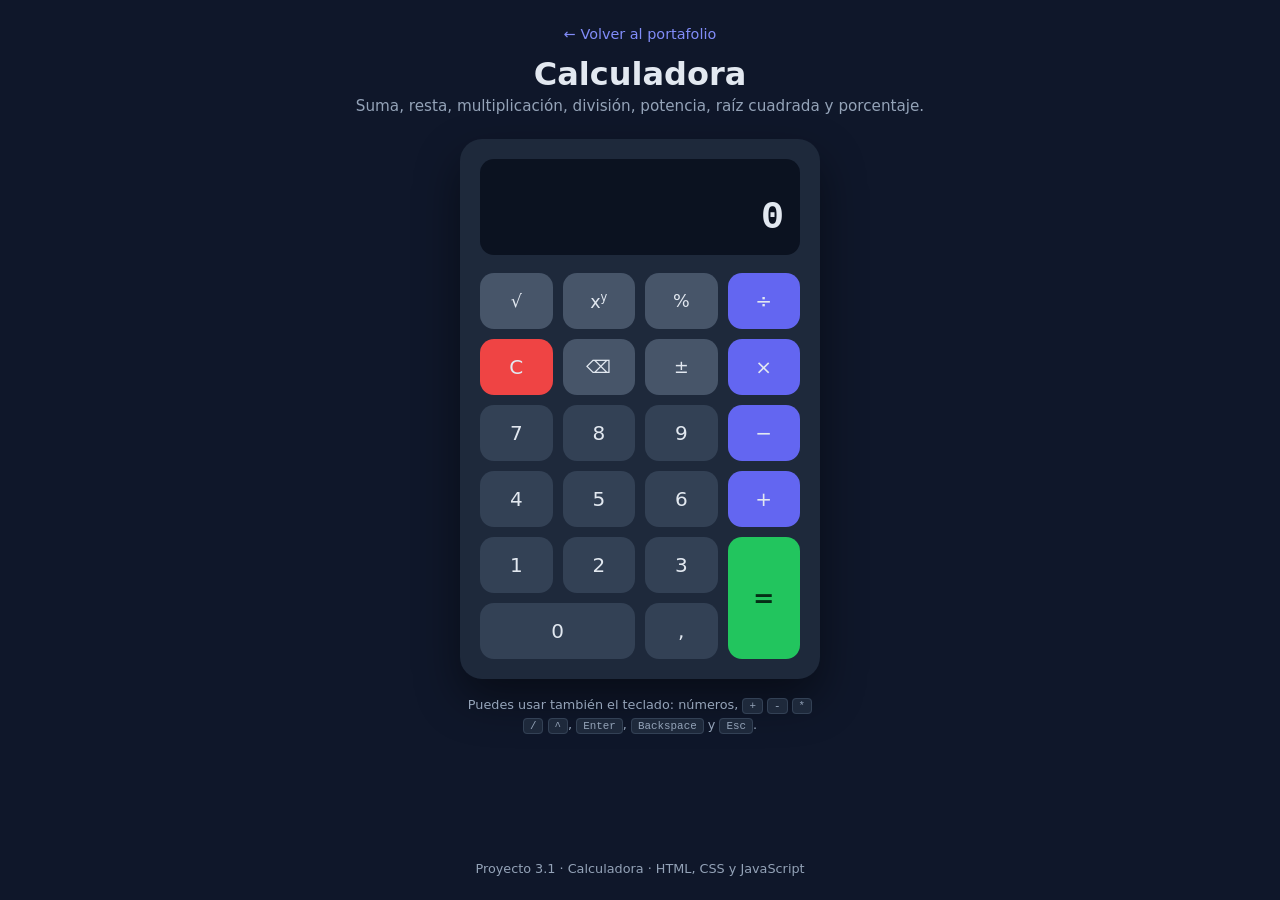
<file: calculadora.html>
<!DOCTYPE html>
<html lang="es">
<head>
  <meta charset="UTF-8">
  <meta name="viewport" content="width=device-width, initial-scale=1.0">
  <title>Calculadora | Portafolio</title>
  <link rel="stylesheet" href="calculadora.css">
</head>
<body>

  <header class="cabecera">
    <a class="volver" href="index.html">&larr; Volver al portafolio</a>
    <h1>Calculadora</h1>
    <p class="subtitulo">Suma, resta, multiplicación, división, potencia, raíz cuadrada y porcentaje.</p>
  </header>

  <main>
    <section class="calculadora" aria-label="Calculadora">

      <!-- Pantalla de resultados -->
      <div class="pantalla" role="status" aria-live="polite">
        <div id="pantalla-historial" class="pantalla__historial"></div>
        <div id="pantalla-actual" class="pantalla__actual">0</div>
      </div>

      <!-- Teclado -->
      <div id="teclado" class="teclado">
        <button class="tecla tecla--funcion" data-tipo="accion" data-valor="raiz" aria-label="Raíz cuadrada">√</button>
        <button class="tecla tecla--funcion" data-tipo="op" data-valor="^" aria-label="Potencia">x<sup>y</sup></button>
        <button class="tecla tecla--funcion" data-tipo="accion" data-valor="porcentaje" aria-label="Porcentaje">%</button>
        <button class="tecla tecla--operador" data-tipo="op" data-valor="/" aria-label="Dividir">÷</button>

        <button class="tecla tecla--borrar" data-tipo="accion" data-valor="limpiar" aria-label="Borrar todo">C</button>
        <button class="tecla tecla--funcion" data-tipo="accion" data-valor="borrar" aria-label="Borrar último dígito">⌫</button>
        <button class="tecla tecla--funcion" data-tipo="accion" data-valor="signo" aria-label="Cambiar signo">±</button>
        <button class="tecla tecla--operador" data-tipo="op" data-valor="*" aria-label="Multiplicar">×</button>

        <button class="tecla" data-tipo="num" data-valor="7">7</button>
        <button class="tecla" data-tipo="num" data-valor="8">8</button>
        <button class="tecla" data-tipo="num" data-valor="9">9</button>
        <button class="tecla tecla--operador" data-tipo="op" data-valor="-" aria-label="Restar">−</button>

        <button class="tecla" data-tipo="num" data-valor="4">4</button>
        <button class="tecla" data-tipo="num" data-valor="5">5</button>
        <button class="tecla" data-tipo="num" data-valor="6">6</button>
        <button class="tecla tecla--operador" data-tipo="op" data-valor="+" aria-label="Sumar">+</button>

        <button class="tecla" data-tipo="num" data-valor="1">1</button>
        <button class="tecla" data-tipo="num" data-valor="2">2</button>
        <button class="tecla" data-tipo="num" data-valor="3">3</button>
        <button class="tecla tecla--igual" data-tipo="accion" data-valor="igual" aria-label="Igual">=</button>

        <button class="tecla tecla--cero" data-tipo="num" data-valor="0">0</button>
        <button class="tecla" data-tipo="accion" data-valor="decimal" aria-label="Coma decimal">,</button>
      </div>

    </section>
    <p class="ayuda">Puedes usar también el teclado: números, <kbd>+</kbd> <kbd>-</kbd> <kbd>*</kbd> <kbd>/</kbd> <kbd>^</kbd>, <kbd>Enter</kbd>, <kbd>Backspace</kbd> y <kbd>Esc</kbd>.</p>
  </main>

  <footer class="pie">
    <p>Proyecto 3.1 &middot; Calculadora &middot; HTML, CSS y JavaScript</p>
  </footer>

  <script src="calculadora.js"></script>
</body>
</html>
</file>
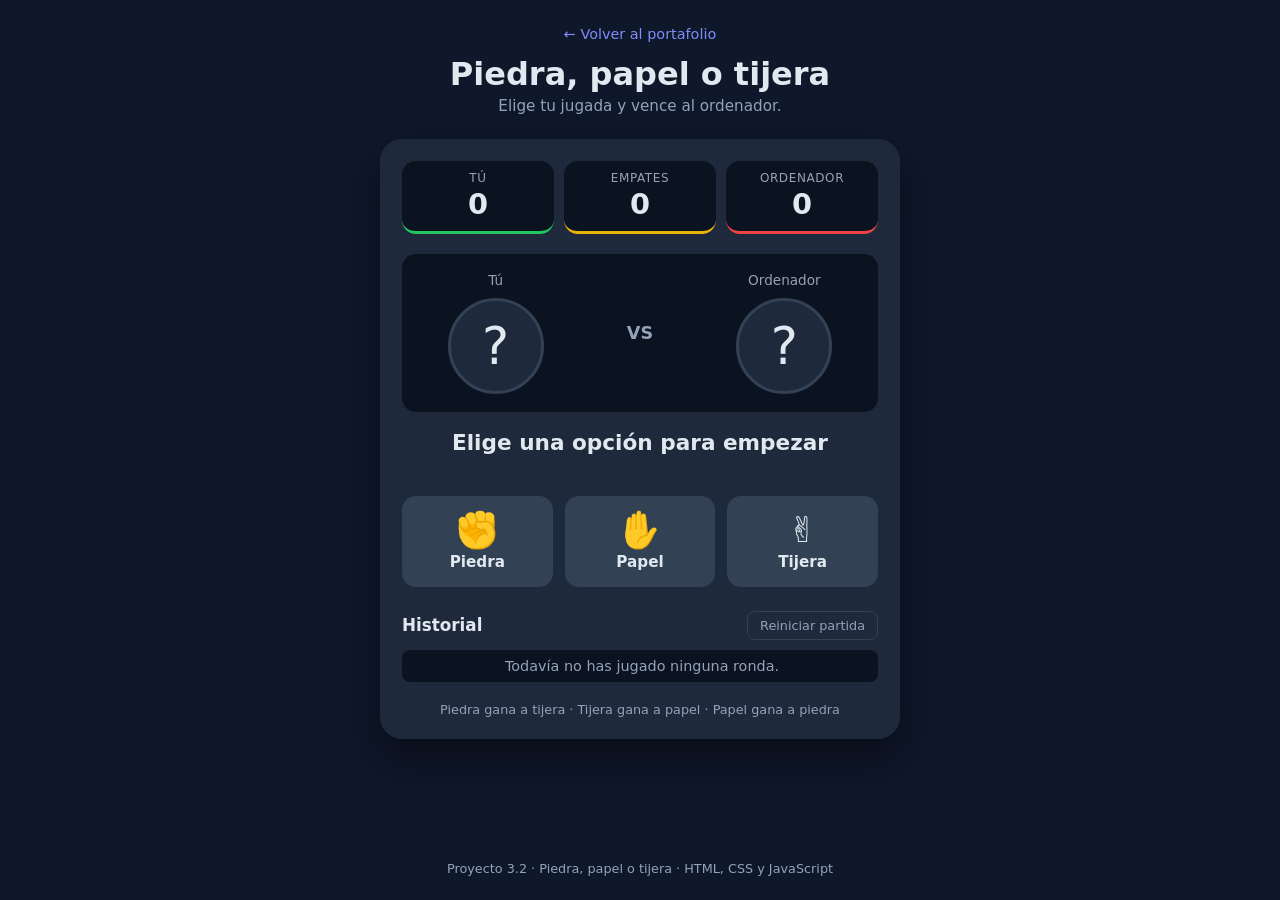
<file: piedra-papel-tijera.html>
<!DOCTYPE html>
<html lang="es">
<head>
  <meta charset="UTF-8">
  <meta name="viewport" content="width=device-width, initial-scale=1.0">
  <title>Piedra, papel o tijera | Portafolio</title>
  <link rel="stylesheet" href="piedra-papel-tijera.css">
</head>
<body>

  <header class="cabecera">
    <a class="volver" href="index.html">&larr; Volver al portafolio</a>
    <h1>Piedra, papel o tijera</h1>
    <p class="subtitulo">Elige tu jugada y vence al ordenador.</p>
  </header>

  <main class="juego">

    <!-- Marcador -->
    <section class="marcador" aria-label="Marcador">
      <div class="marcador__caja marcador__caja--jugador">
        <span class="marcador__etiqueta">Tú</span>
        <span id="marcador-jugador" class="marcador__valor">0</span>
      </div>
      <div class="marcador__caja marcador__caja--empate">
        <span class="marcador__etiqueta">Empates</span>
        <span id="marcador-empates" class="marcador__valor">0</span>
      </div>
      <div class="marcador__caja marcador__caja--pc">
        <span class="marcador__etiqueta">Ordenador</span>
        <span id="marcador-pc" class="marcador__valor">0</span>
      </div>
    </section>

    <!-- Arena de la ronda -->
    <section class="arena" aria-label="Ronda actual">
      <div class="jugador">
        <span class="jugador__nombre">Tú</span>
        <div id="eleccion-jugador" class="mano" aria-label="Tu elección">?</div>
      </div>

      <span class="vs">VS</span>

      <div class="jugador">
        <span class="jugador__nombre">Ordenador</span>
        <div id="eleccion-pc" class="mano" aria-label="Elección del ordenador">?</div>
      </div>
    </section>

    <p id="resultado" class="resultado" role="status" aria-live="polite">Elige una opción para empezar</p>

    <!-- Opciones -->
    <section class="opciones" aria-label="Elige tu jugada">
      <button class="opcion" data-eleccion="piedra">
        <span class="opcion__icono" aria-hidden="true">✊</span>
        <span class="opcion__texto">Piedra</span>
      </button>
      <button class="opcion" data-eleccion="papel">
        <span class="opcion__icono" aria-hidden="true">✋</span>
        <span class="opcion__texto">Papel</span>
      </button>
      <button class="opcion" data-eleccion="tijera">
        <span class="opcion__icono" aria-hidden="true">✌️</span>
        <span class="opcion__texto">Tijera</span>
      </button>
    </section>

    <!-- Historial -->
    <section class="historial" aria-label="Historial de rondas">
      <div class="historial__cabecera">
        <h2>Historial</h2>
        <button id="reiniciar" class="reiniciar" type="button">Reiniciar partida</button>
      </div>
      <ol id="historial" class="historial__lista">
        <li class="historial__vacio">Todavía no has jugado ninguna ronda.</li>
      </ol>
    </section>

    <p class="reglas">Piedra gana a tijera &middot; Tijera gana a papel &middot; Papel gana a piedra</p>
  </main>

  <footer class="pie">
    <p>Proyecto 3.2 &middot; Piedra, papel o tijera &middot; HTML, CSS y JavaScript</p>
  </footer>

  <script src="piedra-papel-tijera.js"></script>
</body>
</html>
</file>
<file: calculadora.css>
/* ==========================================================
   Calculadora - estilos
   Para integrarla con el resto del portafolio, cambia solo
   las variables de :root (colores, tipografía y bordes).
   ========================================================== */

:root {
  --color-fondo: #0f172a;
  --color-superficie: #1e293b;
  --color-pantalla: #0b1220;
  --color-texto: #e2e8f0;
  --color-texto-suave: #94a3b8;
  --color-tecla: #334155;
  --color-tecla-hover: #475569;
  --color-funcion: #475569;
  --color-operador: #6366f1;
  --color-operador-hover: #818cf8;
  --color-igual: #22c55e;
  --color-igual-hover: #4ade80;
  --color-borrar: #ef4444;
  --color-error: #f87171;
  --radio: 14px;
  --fuente: "Segoe UI", system-ui, -apple-system, Roboto, Helvetica, Arial, sans-serif;
  --fuente-numeros: "Consolas", "SF Mono", "Courier New", monospace;
}

*,
*::before,
*::after {
  box-sizing: border-box;
}

body {
  margin: 0;
  min-height: 100vh;
  display: flex;
  flex-direction: column;
  align-items: center;
  padding: 24px 16px;
  background: var(--color-fondo);
  color: var(--color-texto);
  font-family: var(--fuente);
}

/* ---------- Cabecera ---------- */
.cabecera {
  text-align: center;
  margin-bottom: 24px;
}

.cabecera h1 {
  margin: 12px 0 4px;
  font-size: 2rem;
}

.subtitulo {
  margin: 0;
  color: var(--color-texto-suave);
  font-size: 0.95rem;
}

.volver {
  color: var(--color-operador-hover);
  text-decoration: none;
  font-size: 0.9rem;
}

.volver:hover,
.volver:focus-visible {
  text-decoration: underline;
}

/* ---------- Calculadora ---------- */
main {
  width: 100%;
  max-width: 360px;
}

.calculadora {
  background: var(--color-superficie);
  padding: 20px;
  border-radius: 22px;
  box-shadow: 0 20px 45px rgba(0, 0, 0, 0.45);
}

/* ---------- Pantalla ---------- */
.pantalla {
  background: var(--color-pantalla);
  border-radius: var(--radio);
  padding: 14px 16px;
  margin-bottom: 18px;
  text-align: right;
  min-height: 96px;
  display: flex;
  flex-direction: column;
  justify-content: flex-end;
  overflow: hidden;
}

.pantalla__historial {
  min-height: 1.4em;
  color: var(--color-texto-suave);
  font-family: var(--fuente-numeros);
  font-size: 0.95rem;
  white-space: nowrap;
  overflow: hidden;
  text-overflow: ellipsis;
}

.pantalla__actual {
  font-family: var(--fuente-numeros);
  font-size: 2.4rem;
  font-weight: 600;
  line-height: 1.2;
  white-space: nowrap;
  overflow: hidden;
  text-overflow: ellipsis;
}

.pantalla__actual.pequeno {
  font-size: 1.6rem;
}

.pantalla__actual.error {
  color: var(--color-error);
  font-size: 1.2rem;
}

/* ---------- Teclado ---------- */
.teclado {
  display: grid;
  grid-template-columns: repeat(4, 1fr);
  gap: 10px;
}

.tecla {
  padding: 16px 0;
  border: none;
  border-radius: var(--radio);
  background: var(--color-tecla);
  color: var(--color-texto);
  font-family: var(--fuente);
  font-size: 1.25rem;
  cursor: pointer;
  transition: background 0.15s, transform 0.08s;
}

.tecla:hover {
  background: var(--color-tecla-hover);
}

.tecla:active,
.tecla.activo {
  transform: scale(0.94);
}

.tecla:focus-visible {
  outline: 3px solid var(--color-operador-hover);
  outline-offset: 2px;
}

.tecla sup {
  font-size: 0.65em;
}

.tecla--funcion {
  background: var(--color-funcion);
  font-size: 1.1rem;
}

.tecla--operador {
  background: var(--color-operador);
}

.tecla--operador:hover {
  background: var(--color-operador-hover);
}

.tecla--borrar {
  background: var(--color-borrar);
}

.tecla--borrar:hover {
  background: #f87171;
}

.tecla--igual {
  grid-row: span 2;
  background: var(--color-igual);
  font-size: 1.6rem;
  color: #052e16;
  font-weight: 700;
}

.tecla--igual:hover {
  background: var(--color-igual-hover);
}

.tecla--cero {
  grid-column: span 2;
}

/* ---------- Ayuda y pie ---------- */
.ayuda {
  margin: 16px 0 0;
  text-align: center;
  color: var(--color-texto-suave);
  font-size: 0.8rem;
  line-height: 1.6;
}

kbd {
  background: var(--color-superficie);
  border: 1px solid var(--color-tecla);
  border-radius: 4px;
  padding: 1px 6px;
  font-family: var(--fuente-numeros);
  font-size: 0.85em;
}

.pie {
  margin-top: auto;
  padding-top: 32px;
  color: var(--color-texto-suave);
  font-size: 0.8rem;
  text-align: center;
}

.pie p {
  margin: 0;
}

/* ---------- Pantallas pequeñas ---------- */
@media (max-width: 380px) {
  .calculadora {
    padding: 14px;
  }

  .teclado {
    gap: 8px;
  }

  .tecla {
    padding: 14px 0;
  }

  .pantalla__actual {
    font-size: 2rem;
  }
}
</file>
<file: piedra-papel-tijera.css>
/* ==========================================================
   Piedra, papel o tijera - estilos
   Mismas variables de color que la calculadora, para que
   todo el portafolio mantenga un diseño coherente.
   ========================================================== */

:root {
  --color-fondo: #0f172a;
  --color-superficie: #1e293b;
  --color-superficie-2: #0b1220;
  --color-texto: #e2e8f0;
  --color-texto-suave: #94a3b8;
  --color-borde: #334155;
  --color-acento: #6366f1;
  --color-acento-hover: #818cf8;
  --color-victoria: #22c55e;
  --color-derrota: #ef4444;
  --color-empate: #eab308;
  --radio: 14px;
  --fuente: "Segoe UI", system-ui, -apple-system, Roboto, Helvetica, Arial, sans-serif;
}

*,
*::before,
*::after {
  box-sizing: border-box;
}

body {
  margin: 0;
  min-height: 100vh;
  display: flex;
  flex-direction: column;
  align-items: center;
  padding: 24px 16px;
  background: var(--color-fondo);
  color: var(--color-texto);
  font-family: var(--fuente);
}

/* ---------- Cabecera ---------- */
.cabecera {
  text-align: center;
  margin-bottom: 24px;
}

.cabecera h1 {
  margin: 12px 0 4px;
  font-size: 2rem;
}

.subtitulo {
  margin: 0;
  color: var(--color-texto-suave);
  font-size: 0.95rem;
}

.volver {
  color: var(--color-acento-hover);
  text-decoration: none;
  font-size: 0.9rem;
}

.volver:hover,
.volver:focus-visible {
  text-decoration: underline;
}

/* ---------- Contenedor ---------- */
.juego {
  width: 100%;
  max-width: 520px;
  background: var(--color-superficie);
  padding: 22px;
  border-radius: 22px;
  box-shadow: 0 20px 45px rgba(0, 0, 0, 0.45);
}

/* ---------- Marcador ---------- */
.marcador {
  display: grid;
  grid-template-columns: repeat(3, 1fr);
  gap: 10px;
  margin-bottom: 20px;
}

.marcador__caja {
  background: var(--color-superficie-2);
  border-radius: var(--radio);
  border-bottom: 3px solid var(--color-borde);
  padding: 10px 6px;
  text-align: center;
  display: flex;
  flex-direction: column;
  gap: 2px;
}

.marcador__caja--jugador { border-bottom-color: var(--color-victoria); }
.marcador__caja--empate  { border-bottom-color: var(--color-empate); }
.marcador__caja--pc      { border-bottom-color: var(--color-derrota); }

.marcador__etiqueta {
  font-size: 0.75rem;
  color: var(--color-texto-suave);
  text-transform: uppercase;
  letter-spacing: 0.05em;
}

.marcador__valor {
  font-size: 1.8rem;
  font-weight: 700;
}

.marcador__valor.sube {
  animation: sube 0.4s ease;
}

@keyframes sube {
  50% { transform: scale(1.4); }
}

/* ---------- Arena ---------- */
.arena {
  display: flex;
  align-items: center;
  justify-content: space-around;
  gap: 8px;
  padding: 18px 8px;
  background: var(--color-superficie-2);
  border-radius: var(--radio);
}

.jugador {
  display: flex;
  flex-direction: column;
  align-items: center;
  gap: 10px;
}

.jugador__nombre {
  font-size: 0.85rem;
  color: var(--color-texto-suave);
}

.mano {
  width: 96px;
  height: 96px;
  display: flex;
  align-items: center;
  justify-content: center;
  font-size: 3.2rem;
  background: var(--color-superficie);
  border: 3px solid var(--color-borde);
  border-radius: 50%;
  transition: border-color 0.2s, box-shadow 0.2s;
}

.mano.pensando {
  animation: agitar 0.35s infinite;
}

@keyframes agitar {
  0%, 100% { transform: translateY(0) rotate(0); }
  25%      { transform: translateY(-8px) rotate(-8deg); }
  75%      { transform: translateY(4px) rotate(8deg); }
}

.mano.ganadora {
  border-color: var(--color-victoria);
  box-shadow: 0 0 0 6px rgba(34, 197, 94, 0.2);
}

.mano.perdedora {
  border-color: var(--color-derrota);
  opacity: 0.6;
}

.mano.empatada {
  border-color: var(--color-empate);
}

.vs {
  font-weight: 800;
  color: var(--color-texto-suave);
  font-size: 1.1rem;
}

/* ---------- Resultado ---------- */
.resultado {
  min-height: 2.2em;
  margin: 18px 0;
  text-align: center;
  font-size: 1.35rem;
  font-weight: 700;
}

.resultado.victoria { color: var(--color-victoria); }
.resultado.derrota  { color: var(--color-derrota); }
.resultado.empate   { color: var(--color-empate); }

/* ---------- Opciones ---------- */
.opciones {
  display: grid;
  grid-template-columns: repeat(3, 1fr);
  gap: 12px;
}

.opcion {
  display: flex;
  flex-direction: column;
  align-items: center;
  gap: 6px;
  padding: 16px 8px;
  background: var(--color-borde);
  color: var(--color-texto);
  border: none;
  border-radius: var(--radio);
  font-family: var(--fuente);
  cursor: pointer;
  transition: background 0.15s, transform 0.1s;
}

.opcion:hover:not(:disabled) {
  background: var(--color-acento);
  transform: translateY(-3px);
}

.opcion:active:not(:disabled) {
  transform: scale(0.95);
}

.opcion:focus-visible {
  outline: 3px solid var(--color-acento-hover);
  outline-offset: 2px;
}

.opcion:disabled {
  opacity: 0.5;
  cursor: not-allowed;
}

.opcion__icono {
  font-size: 2.2rem;
  line-height: 1;
}

.opcion__texto {
  font-size: 0.95rem;
  font-weight: 600;
}

/* ---------- Historial ---------- */
.historial {
  margin-top: 24px;
}

.historial__cabecera {
  display: flex;
  align-items: center;
  justify-content: space-between;
  margin-bottom: 10px;
}

.historial h2 {
  margin: 0;
  font-size: 1.05rem;
}

.reiniciar {
  background: transparent;
  color: var(--color-texto-suave);
  border: 1px solid var(--color-borde);
  border-radius: 8px;
  padding: 6px 12px;
  font-family: var(--fuente);
  font-size: 0.8rem;
  cursor: pointer;
  transition: color 0.15s, border-color 0.15s;
}

.reiniciar:hover,
.reiniciar:focus-visible {
  color: var(--color-texto);
  border-color: var(--color-acento-hover);
  outline: none;
}

.historial__lista {
  list-style: none;
  margin: 0;
  padding: 0;
  max-height: 180px;
  overflow-y: auto;
  display: flex;
  flex-direction: column;
  gap: 6px;
}

.historial__lista li {
  display: flex;
  justify-content: space-between;
  align-items: center;
  gap: 8px;
  padding: 8px 12px;
  background: var(--color-superficie-2);
  border-left: 4px solid var(--color-borde);
  border-radius: 8px;
  font-size: 0.9rem;
}

.historial__lista li.victoria { border-left-color: var(--color-victoria); }
.historial__lista li.derrota  { border-left-color: var(--color-derrota); }
.historial__lista li.empate   { border-left-color: var(--color-empate); }

.historial__lista .historial__vacio {
  color: var(--color-texto-suave);
  border-left-color: transparent;
  justify-content: center;
}

.etiqueta-resultado {
  font-weight: 700;
  font-size: 0.8rem;
}

.victoria .etiqueta-resultado { color: var(--color-victoria); }
.derrota  .etiqueta-resultado { color: var(--color-derrota); }
.empate   .etiqueta-resultado { color: var(--color-empate); }

/* ---------- Reglas y pie ---------- */
.reglas {
  margin: 20px 0 0;
  text-align: center;
  color: var(--color-texto-suave);
  font-size: 0.8rem;
}

.pie {
  margin-top: auto;
  padding-top: 32px;
  color: var(--color-texto-suave);
  font-size: 0.8rem;
  text-align: center;
}

.pie p {
  margin: 0;
}

/* ---------- Pantallas pequeñas ---------- */
@media (max-width: 420px) {
  .juego {
    padding: 16px;
  }

  .mano {
    width: 76px;
    height: 76px;
    font-size: 2.5rem;
  }

  .opcion__icono {
    font-size: 1.8rem;
  }

  .resultado {
    font-size: 1.15rem;
  }
}

/* Respeta a quien prefiere menos animaciones */
@media (prefers-reduced-motion: reduce) {
  .mano.pensando,
  .marcador__valor.sube {
    animation: none;
  }

  .opcion {
    transition: none;
  }
}
</file>
